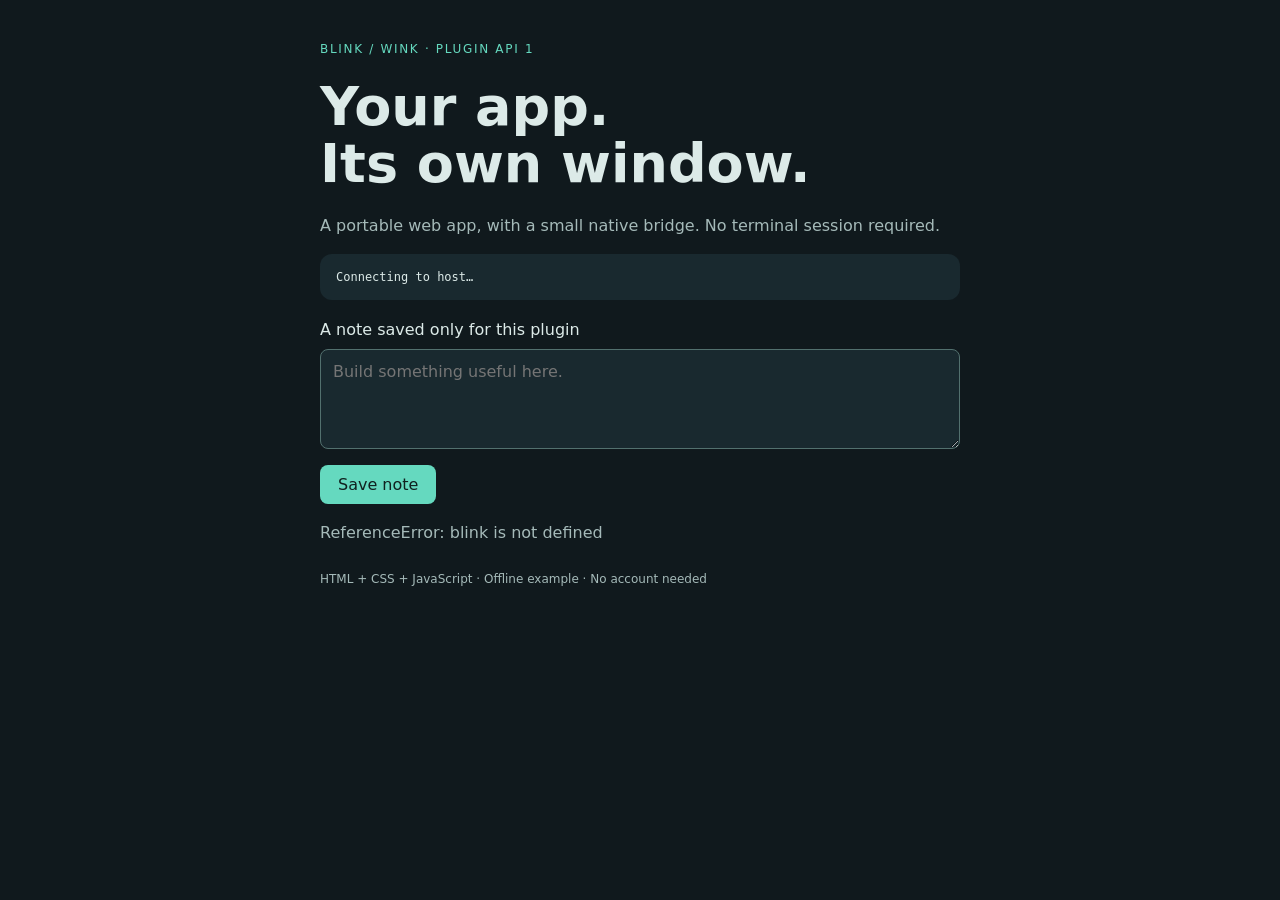
<file: Resources/Plugins/org.blink.demo/index.html>
<!doctype html>
<html lang="en"><head><meta charset="utf-8"><meta name="viewport" content="width=device-width,initial-scale=1"><title>Plugin Playground</title><link rel="stylesheet" href="style.css"><script defer src="app.js"></script></head>
<body><main><p class="eyebrow">BLINK / WINK · PLUGIN API 1</p><h1>Your app.<br>Its own window.</h1><p>A portable web app, with a small native bridge. No terminal session required.</p><pre id="host">Connecting to host…</pre><label for="note">A note saved only for this plugin</label><textarea id="note" placeholder="Build something useful here."></textarea><button id="save" disabled>Save note</button><p id="status" role="status"></p><footer>HTML + CSS + JavaScript · Offline example · No account needed</footer></main></body></html>
</file>
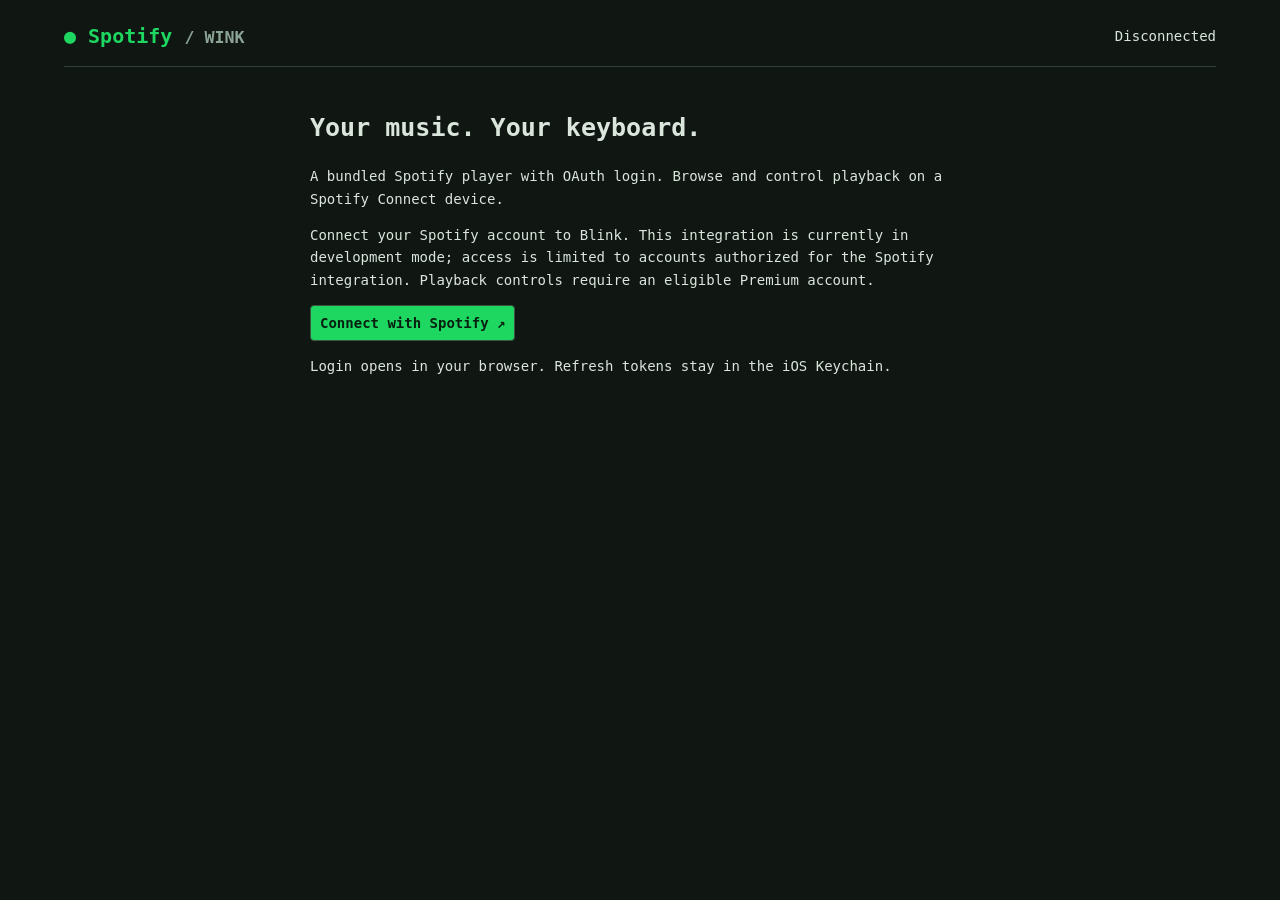
<file: Resources/Plugins/org.blink.spotify/index.html>
<!doctype html><html lang="en"><head><meta charset="utf-8"><meta name="viewport" content="width=device-width"><title>Spotify for Blink</title><link rel="stylesheet" href="style.css"></head><body>
<header><strong>● Spotify <small>/ WINK</small></strong><span id="connection">Disconnected</span><button id="disconnect" hidden>Disconnect</button></header>
<section id="setup"><h1>Your music. Your keyboard.</h1><p>A bundled Spotify player with OAuth login. Browse and control playback on a Spotify Connect device.</p><input id="client" type="hidden" value="824343e4193644aab4193e4574480d82"><p>Connect your Spotify account to Blink. This integration is currently in development mode; access is limited to accounts authorized for the Spotify integration. Playback controls require an eligible Premium account.</p><button id="login">Connect with Spotify ↗</button><p>Login opens in your browser. Refresh tokens stay in the iOS Keychain.</p></section>
<main id="app" hidden><section class="player"><img id="art" alt="Album artwork" hidden><div><p class="muted">NOW PLAYING</p><h1 id="title">No active playback</h1><p id="artist">Choose a Spotify Connect device.</p><a id="tracklink" target="_blank" rel="noopener">View on Spotify</a><p id="progress"></p><div class="controls"><button id="previous" title="Previous [p]">|◀</button><button id="toggle" title="Play/pause [space]">Play</button><button id="next" title="Next [n]">▶|</button><button id="shuffle">Shuffle</button><button id="repeat">Repeat</button></div><label>Seek <input id="seek" type="range" min="0" max="100" value="0"></label><label>Volume <input id="volume" type="range" min="0" max="100" value="50"></label></div></section>
<div class="toolbar"><label>Device <select id="devices"><option value="">Select device…</option></select></label><button id="refresh">Refresh</button></div>
<nav><button data-view="search">Search [/]</button><button data-view="library">Liked songs</button><button data-view="playlists">Playlists</button><button data-view="queue">Queue</button></nav>
<form id="searchform"><label class="sr-only" for="searchtype">Search for</label><select id="searchtype"><option value="artist">Artists</option><option value="album">Albums</option><option value="track">Tracks</option></select><input id="query" aria-label="Search Spotify" placeholder="Search for an artist, album or track…"><button>Search</button></form><div class="browse-heading"><button id="back" hidden>← Back</button><h2 id="heading">Search for an artist to browse their albums</h2><button id="playalbum" hidden>Play album</button></div><div id="discography" hidden><label>Releases <select id="release-group"><option value="album">Albums</option><option value="single">Singles &amp; EPs</option><option value="compilation">Compilations</option><option value="appears_on">Appears on</option><option value="album,single,compilation,appears_on">All releases</option></select></label><span class="muted">Spotify release order · Load more for the full discography</span></div><div id="results"></div><button id="more" hidden>Load more</button><footer>SPACE play/pause · N next · P previous · / search · Artwork via Spotify · Playback via Spotify Connect</footer></main>
<p id="status" role="status" aria-live="polite"></p><script src="app.js"></script></body></html>
</file>
<file: Resources/Plugins/org.blink.demo/style.css>
:root { color-scheme: dark; font: 16px system-ui; background: #10191d; color: #dceae8; }
main { max-width: 640px; margin: 40px auto; padding: 0 24px; }
.eyebrow { color: #65d9bf; letter-spacing: .14em; font-size: 12px; }
h1 { font-size: clamp(32px, 6vw, 54px); line-height: 1.05; margin: 20px 0; }
p, footer { color: #a5bab9; line-height: 1.6; }
pre { background: #19292f; padding: 16px; border-radius: 12px; overflow: auto; font-size: 12px; }
label { display: block; margin: 20px 0 10px; }
textarea { box-sizing: border-box; width: 100%; min-height: 100px; background: #19292f; color: inherit; border: 1px solid #52706e; border-radius: 8px; padding: 12px; font: inherit; }
button { margin-top: 12px; background: #65d9bf; color: #10211f; border: 0; border-radius: 8px; padding: 10px 18px; cursor: pointer; font: inherit; }
footer { font-size: 12px; margin: 24px 0; }
</file>
<file: Resources/Plugins/org.blink.spotify/style.css>
:root{color-scheme:dark;font:14px ui-monospace,SFMono-Regular,Menlo,monospace;background:#101713;color:#dae5dc}*{box-sizing:border-box}body{margin:0;padding:24px;max-width:1200px;margin:auto}header{display:flex;align-items:center;gap:20px;border-bottom:1px solid #304036;padding-bottom:18px}header strong{color:#1ed760;font-size:20px}small,.muted,footer{color:#8ca496}#connection{margin-left:auto}h1{font-size:25px;line-height:1.3}h2{font-size:16px}p{line-height:1.6}button,input,select{font:inherit;border:1px solid #3c5444;background:#18261d;color:inherit;border-radius:4px;padding:9px}button{cursor:pointer}button:hover,button:focus-visible{border-color:#1ed760;color:#1ed760}button:disabled{opacity:.5;cursor:wait}input:focus{outline:1px solid #1ed760}#setup{max-width:660px;margin:45px auto}#client{display:block;width:100%;margin:12px 0}code{color:#1ed760;overflow-wrap:anywhere}#login{background:#1ed760;color:#072010;font-weight:bold}.player{display:grid;grid-template-columns:minmax(130px,240px) 1fr;gap:28px;margin:28px 0}.player img{width:100%;aspect-ratio:1;object-fit:contain}.controls{display:flex;flex-wrap:wrap;gap:7px;margin:12px 0}label{display:inline-block;color:#a9bfae;margin:8px 12px 8px 0}input[type=range]{vertical-align:middle;width:140px;padding:0;accent-color:#1ed760}.toolbar,nav{display:flex;align-items:center;gap:8px;flex-wrap:wrap}nav{border-top:1px solid #304036;padding-top:20px;margin-bottom:16px}form{display:flex;gap:8px}#query{flex:1;min-width:0}.row{display:flex;gap:10px;align-items:center;border-bottom:1px solid #27382d;padding:11px 0}.row .description{flex:1;min-width:0;overflow-wrap:anywhere}.row small{display:block;margin-top:5px}a{color:#1ed760}footer{font-size:11px;margin-top:26px}#status{color:#d9c886;white-space:pre-wrap;overflow-wrap:anywhere}#more{margin-top:16px}[hidden]{display:none!important}@media(max-width:600px){body{padding:15px}.player{grid-template-columns:110px 1fr;gap:14px}.controls{grid-column:1/-1}h1{font-size:20px}}

.browse-heading{display:flex;align-items:center;gap:12px;margin-top:18px}.browse-heading h2{flex:1}.sr-only{position:absolute;width:1px;height:1px;overflow:hidden;clip-path:inset(50%)}
</file>
